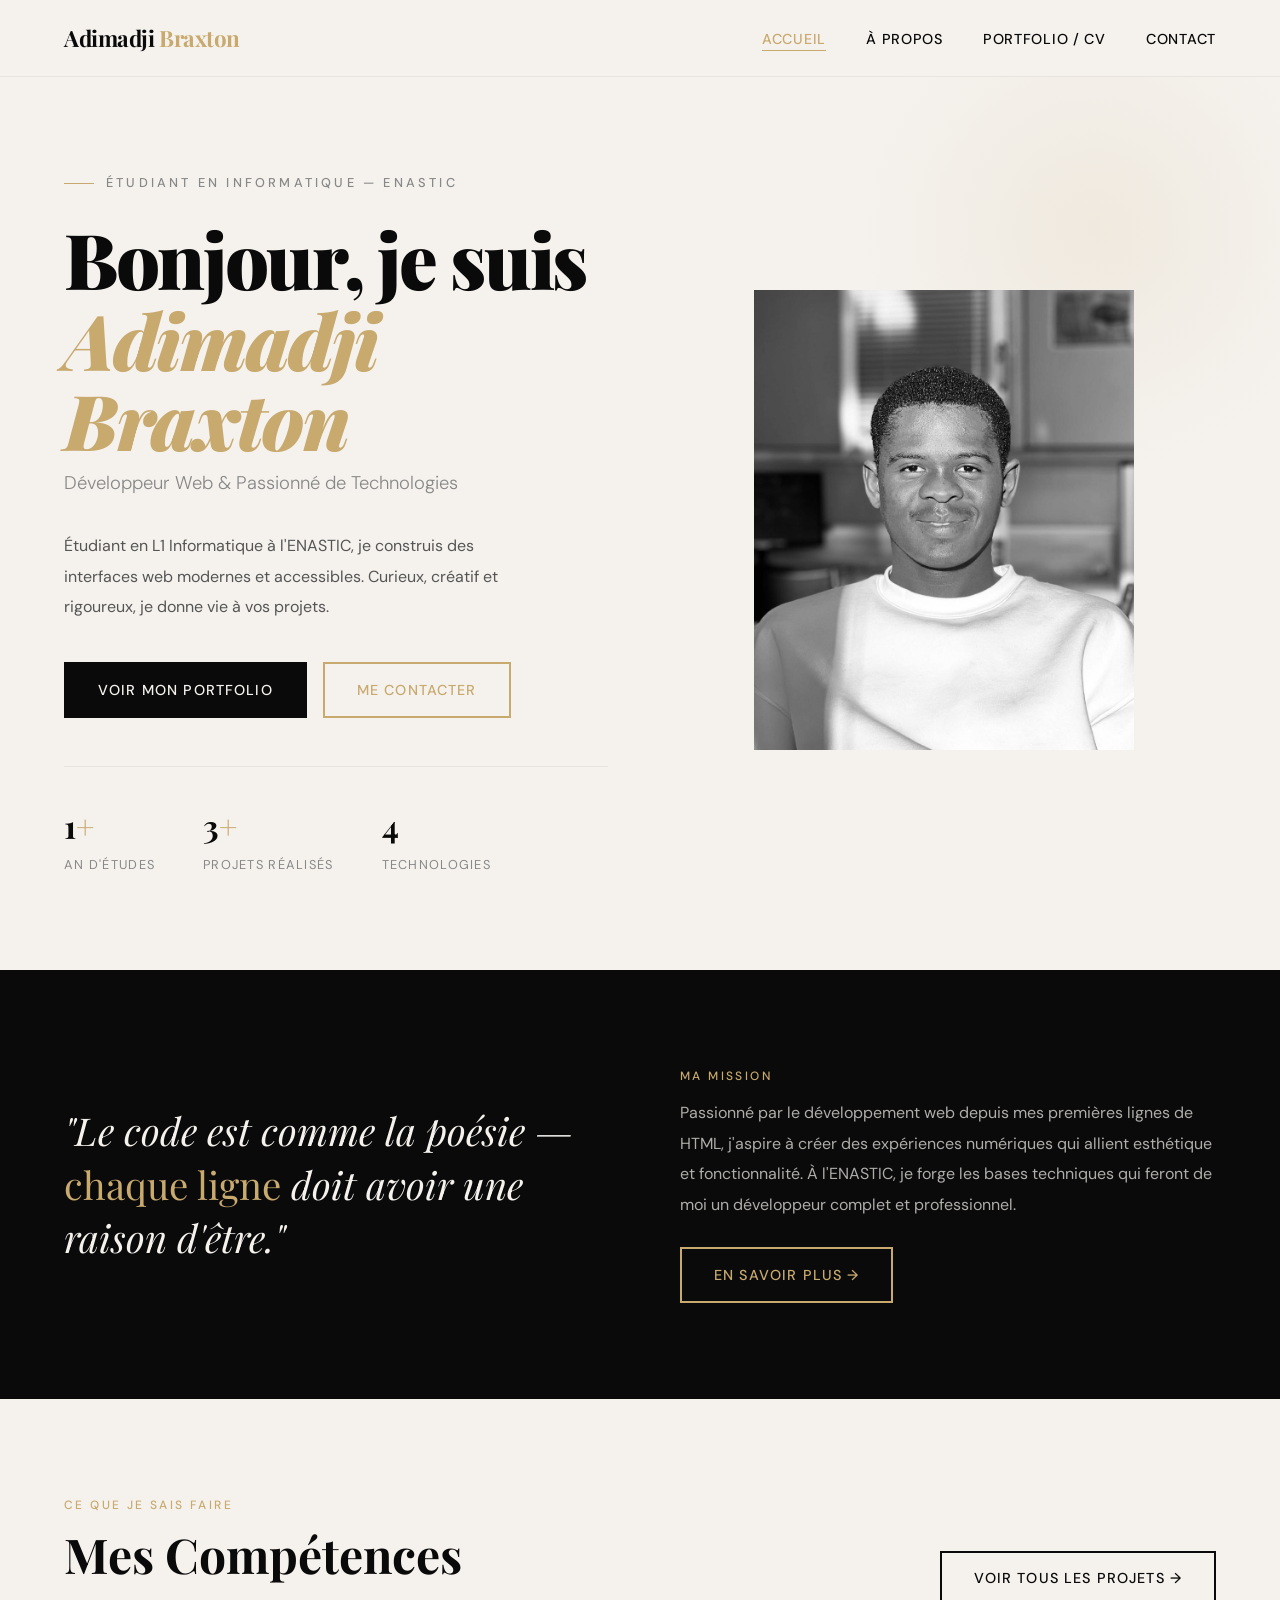
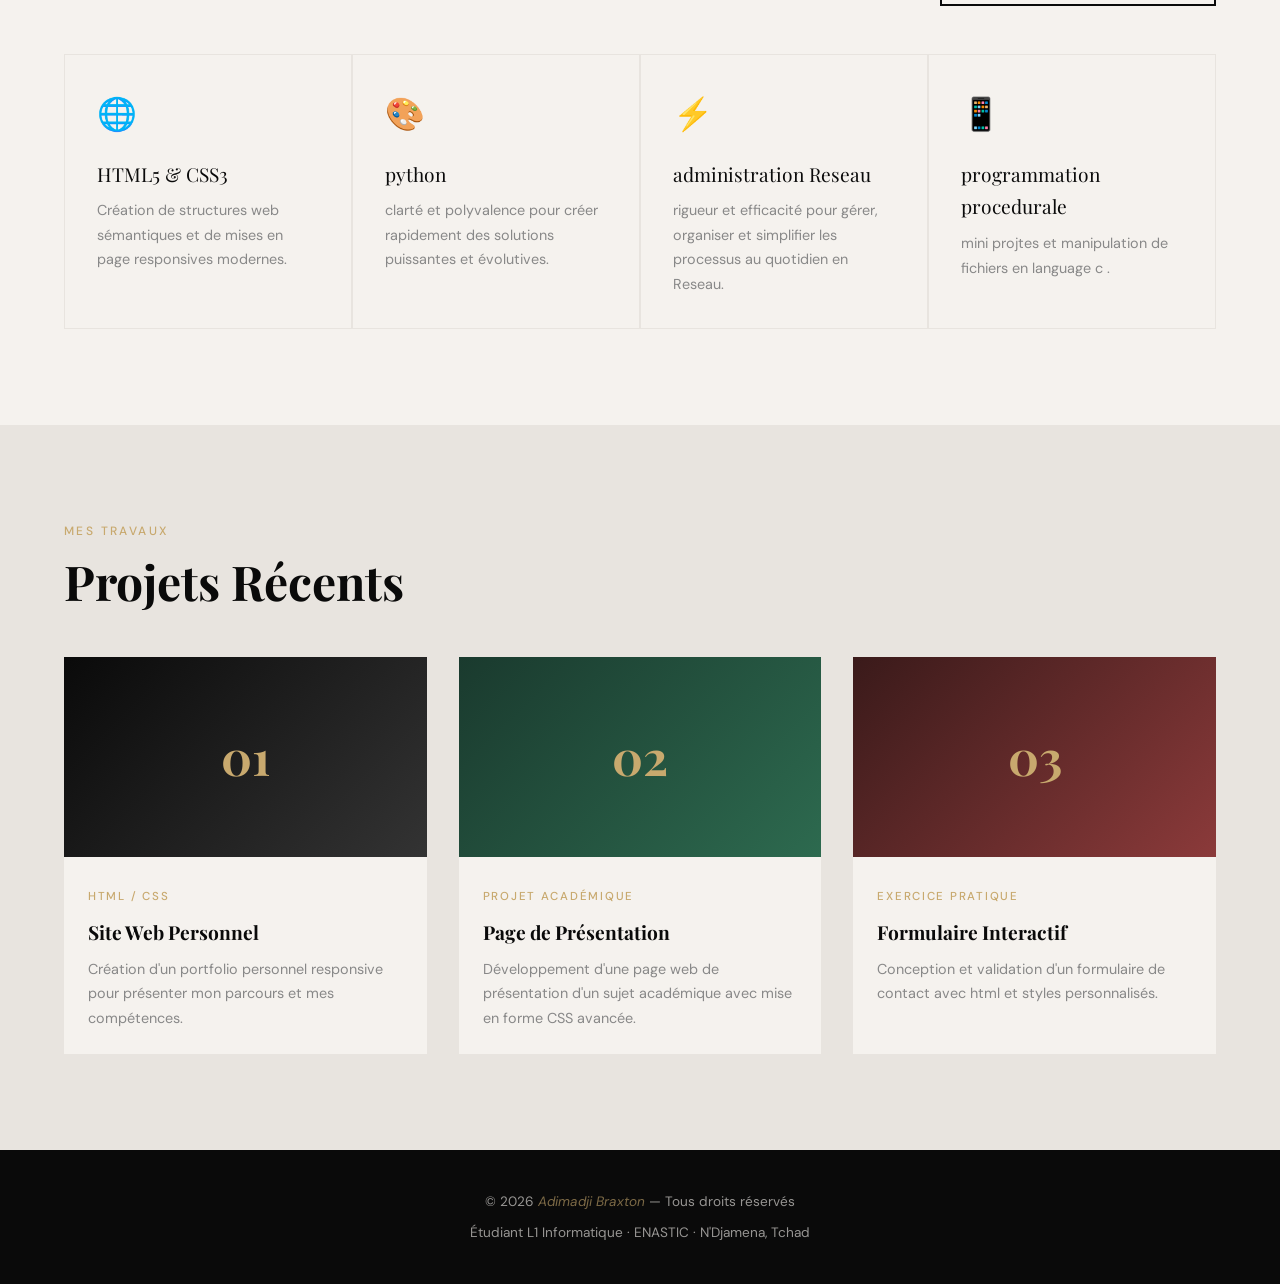
<file: index.html>
<!DOCTYPE html>
<html lang="fr">
<head>
  <meta charset="UTF-8" />
  <meta name="viewport" content="width=device-width, initial-scale=1.0" />
  <title>Braxton — Site Personnel</title>
  <link rel="stylesheet" href="style.css" />
  <style>
    /* ===== HERO ===== */
    .hero {
      min-height: 100vh;
      display: grid;
      grid-template-columns: 1fr 1fr;
      align-items: center;
      padding: 0 5%;
      gap: 4rem;
      position: relative;
      overflow: hidden;
    }

    .hero::before {
      content: '';
      position: absolute;
      top: -10%; right: -5%;
      width: 500px; height: 500px;
      border-radius: 50%;
      background: radial-gradient(circle, rgba(200,169,110,0.12) 0%, transparent 70%);
      pointer-events: none;
    }

    .hero-text { position: relative; z-index: 1; }

    .hero-pre {
      display: inline-flex;
      align-items: center;
      gap: 0.75rem;
      margin-bottom: 1.5rem;
    }

    .hero-pre span {
      font-size: 0.8rem;
      letter-spacing: 0.25em;
      text-transform: uppercase;
      color: var(--gris);
      font-weight: 500;
    }

    .hero-pre::before {
      content: '';
      width: 30px; height: 1px;
      background: var(--accent);
    }

    .hero-name {
      font-family: 'Playfair Display', serif;
      font-size: clamp(3rem, 6vw, 5rem);
      line-height: 1.05;
      font-weight: 900;
      letter-spacing: -0.03em;
      margin-bottom: 0.5rem;
    }

    .hero-name .highlight {
      color: var(--accent);
      font-style: italic;
    }

    .hero-role {
      font-size: 1.15rem;
      color: var(--gris);
      margin-bottom: 2rem;
      font-weight: 300;
    }

    .hero-desc {
      font-size: 1rem;
      color: #555;
      max-width: 450px;
      margin-bottom: 2.5rem;
      line-height: 1.9;
    }

    .hero-cta {
      display: flex;
      gap: 1rem;
      flex-wrap: wrap;
    }

    .hero-image {
      position: relative;
      display: flex;
      justify-content: center;
    }

    .hero-image-frame {
      width: 380px;
      height: 460px;
      background: var(--gris-clair);
      position: relative;
      overflow: hidden;
    }

    .hero-image-frame::after {
      content: '';
      position: absolute;
      bottom: -8px; right: -8px;
      width: 100%; height: 100%;
      border: 2px solid var(--accent);
      z-index: -1;
    }

    .hero-image-frame img {
      width: 100%;
      height: 100%;
      object-fit: cover;
    }

    .hero-image-placeholder {
      width: 100%;
      height: 100%;
      display: flex;
      flex-direction: column;
      align-items: center;
      justify-content: center;
      gap: 1rem;
      color: var(--gris);
      background: linear-gradient(135deg, #e8e4df 0%, #d8d0c8 100%);
    }

    .hero-image-placeholder svg { opacity: 0.4; }
    .hero-image-placeholder p { font-size: 0.85rem; opacity: 0.7; }

    .hero-stats {
      display: flex;
      gap: 3rem;
      margin-top: 3rem;
      padding-top: 2rem;
      border-top: 1px solid var(--gris-clair);
    }

    .stat-num {
      font-family: 'Playfair Display', serif;
      font-size: 2rem;
      font-weight: 700;
      color: var(--noir);
    }

    .stat-num span { color: var(--accent); }

    .stat-label {
      font-size: 0.8rem;
      color: var(--gris);
      text-transform: uppercase;
      letter-spacing: 0.1em;
    }

    /* ===== SECTION INTRO ===== */
    .section-intro {
      padding: 6rem 5%;
      background: var(--noir);
      color: var(--blanc);
      display: grid;
      grid-template-columns: 1fr 1fr;
      gap: 5rem;
      align-items: center;
    }

    .intro-quote {
      font-family: 'Playfair Display', serif;
      font-size: clamp(1.8rem, 3vw, 2.5rem);
      line-height: 1.4;
      font-style: italic;
    }

    .intro-quote em { color: var(--accent); font-style: normal; }

    .intro-text { color: rgba(245,242,238,0.7); line-height: 1.9; }

    /* ===== SECTION COMPÉTENCES ===== */
    .section-skills {
      padding: 6rem 5%;
    }

    .skills-header {
      display: flex;
      justify-content: space-between;
      align-items: flex-end;
      margin-bottom: 3rem;
    }

    .skills-grid {
      display: grid;
      grid-template-columns: repeat(auto-fit, minmax(250px, 1fr));
      gap: 1.5px;
      background: var(--gris-clair);
      border: 1px solid var(--gris-clair);
    }

    .skill-card {
      background: var(--blanc);
      padding: 2rem;
      transition: all var(--transition);
      cursor: default;
    }

    .skill-card:hover {
      background: var(--noir);
      color: var(--blanc);
    }

    .skill-card:hover .skill-icon { color: var(--accent); }
    .skill-card:hover .skill-desc { color: rgba(245,242,238,0.6); }

    .skill-icon {
      font-size: 2rem;
      margin-bottom: 1rem;
      color: var(--accent);
      transition: color var(--transition);
    }

    .skill-name {
      font-family: 'Playfair Display', serif;
      font-size: 1.2rem;
      margin-bottom: 0.5rem;
    }

    .skill-desc {
      font-size: 0.9rem;
      color: var(--gris);
      line-height: 1.7;
      transition: color var(--transition);
    }

    /* ===== SECTION RÉCENTES ===== */
    .section-recent {
      padding: 6rem 5%;
      background: var(--gris-clair);
    }

    .recent-grid {
      display: grid;
      grid-template-columns: 1fr 1fr 1fr;
      gap: 2rem;
      margin-top: 3rem;
    }

    .recent-card {
      background: var(--blanc);
      overflow: hidden;
      transition: transform var(--transition);
    }

    .recent-card:hover { transform: translateY(-6px); }

    .recent-card-img {
      height: 200px;
      background: linear-gradient(135deg, var(--noir) 0%, #333 100%);
      display: flex;
      align-items: center;
      justify-content: center;
      color: var(--accent);
      font-size: 3rem;
      font-family: 'Playfair Display', serif;
      font-weight: 700;
    }

    .recent-card-body { padding: 1.5rem; }

    .recent-tag {
      font-size: 0.72rem;
      letter-spacing: 0.15em;
      text-transform: uppercase;
      color: var(--accent);
      font-weight: 500;
    }

    .recent-title {
      font-family: 'Playfair Display', serif;
      font-size: 1.2rem;
      margin: 0.5rem 0;
    }

    .recent-desc {
      font-size: 0.9rem;
      color: var(--gris);
      line-height: 1.7;
    }

    @media (max-width: 1024px) {
      .hero, .section-intro { grid-template-columns: 1fr; }
      .hero-image { display: none; }
      .recent-grid { grid-template-columns: 1fr 1fr; }
    }

    @media (max-width: 640px) {
      .recent-grid { grid-template-columns: 1fr; }
      .hero-stats { gap: 1.5rem; }
    }
  </style>
</head>
<body>

  <!-- NAVIGATION -->
  <nav>
    <a href="index.html" class="nav-logo">Adimadji <span>Braxton</span></a>
    <ul class="nav-links">
      <li><a href="index.html" class="active">Accueil</a></li>
      <li><a href="apropos.html">À Propos</a></li>
      <li><a href="portfolio.html">Portfolio / CV</a></li>
      <li><a href="contact.html">Contact</a></li>
    </ul>
  </nav>

  <main>

    <!-- SECTION HERO -->
    <section class="hero">
      <div class="hero-text">
        <div class="hero-pre fade-in">
          <span>Étudiant en Informatique — ENASTIC</span>
        </div>
        <h1 class="hero-name fade-in fade-in-delay-1">
          Bonjour, je suis<br>
          <span class="highlight">Adimadji Braxton</span>
        </h1>
        <p class="hero-role fade-in fade-in-delay-2">Développeur Web &amp; Passionné de Technologies</p>
        <p class="hero-desc fade-in fade-in-delay-2">
          Étudiant en L1 Informatique à l'ENASTIC, je construis des interfaces web
          modernes et accessibles. Curieux, créatif et rigoureux, je donne vie à vos projets.
        </p>
        <div class="hero-cta fade-in fade-in-delay-3">
          <a href="portfolio.html" class="btn btn-filled">Voir mon Portfolio</a>
          <a href="contact.html" class="btn btn-accent">Me Contacter</a>
        </div>
        <div class="hero-stats fade-in fade-in-delay-4">
          <div>
            <div class="stat-num">1<span>+</span></div>
            <div class="stat-label">An d'études</div>
          </div>
          <div>
            <div class="stat-num">3<span>+</span></div>
            <div class="stat-label">Projets réalisés</div>
          </div>
          <div>
            <div class="stat-num">4<span></span></div>
            <div class="stat-label">Technologies</div>
          </div>
        </div>
      </div>

      <div class="hero-image fade-in fade-in-delay-2">
        <div class="hero-image-frame">
          <img src="img2.jpeg" alt="Photo de profil"> 
          <div class="hero-image-placeholder">
            <svg width="64" height="64" viewBox="0 0 24 24" fill="none" stroke="currentColor" stroke-width="1">
              <circle cx="12" cy="8" r="4"/><path d="M4 20c0-4 3.6-7 8-7s8 3 8 7"/>
            </svg>
            <p>ma Photo</p>
          </div>
        </div>
      </div>
    </section>

    <!-- SECTION CITATION -->
    <section class="section-intro">
      <div class="intro-quote fade-in">
        "Le code est comme la poésie — <em>chaque ligne</em> doit avoir une raison d'être."
      </div>
      <div>
        <span class="section-tag">Ma Mission</span>
        <p class="intro-text">
          Passionné par le développement web depuis mes premières lignes de HTML,
          j'aspire à créer des expériences numériques qui allient esthétique et fonctionnalité.
          À l'ENASTIC, je forge les bases techniques qui feront de moi un développeur
          complet et professionnel.
        </p>
        <br>
        <a href="apropos.html" class="btn" style="border-color:var(--accent);color:var(--accent);">
          En savoir plus →
        </a>
      </div>
    </section>

    <!-- SECTION COMPÉTENCES -->
    <section class="section-skills">
      <div class="skills-header">
        <div>
          <span class="section-tag">Ce que je sais faire</span>
          <h2 class="section-title">Mes Compétences</h2>
        </div>
        <a href="portfolio.html" class="btn">Voir tous les projets →</a>
      </div>
      <div class="skills-grid">
        <div class="skill-card">
          <div class="skill-icon">🌐</div>
          <div class="skill-name">HTML5 &amp; CSS3</div>
          <p class="skill-desc">Création de structures web sémantiques et de mises en page responsives modernes.</p>
        </div>
        <div class="skill-card">
          <div class="skill-icon">🎨</div>
          <div class="skill-name">python</div>
          <p class="skill-desc">clarté et polyvalence pour créer rapidement des solutions puissantes et évolutives.</p>
        </div>
        <div class="skill-card">
          <div class="skill-icon">⚡</div>
          <div class="skill-name">administration Reseau</div>
          <p class="skill-desc">rigueur et efficacité pour gérer, organiser et simplifier les processus au quotidien en Reseau.</p>
        </div>
        <div class="skill-card">
          <div class="skill-icon">📱</div>
          <div class="skill-name">programmation procedurale</div>
          <p class="skill-desc">mini projtes et manipulation de fichiers en language c .</p>
        </div>
      </div>
    </section>

    <!-- SECTION RÉALISATIONS RÉCENTES -->
    <section class="section-recent">
      <span class="section-tag">Mes travaux</span>
      <h2 class="section-title">Projets Récents</h2>
      <div class="recent-grid">
        <div class="recent-card">
          <div class="recent-card-img">01</div>
          <div class="recent-card-body">
            <span class="recent-tag">HTML / CSS</span>
            <h3 class="recent-title">Site Web Personnel</h3>
            <p class="recent-desc">Création d'un portfolio personnel responsive pour présenter mon parcours et mes compétences.</p>
          </div>
        </div>
        <div class="recent-card">
          <div class="recent-card-img" style="background: linear-gradient(135deg,#1a3a2e,#2d6a4f)">02</div>
          <div class="recent-card-body">
            <span class="recent-tag">Projet Académique</span>
            <h3 class="recent-title">Page de Présentation</h3>
            <p class="recent-desc">Développement d'une page web de présentation d'un sujet académique avec mise en forme CSS avancée.</p>
          </div>
        </div>
        <div class="recent-card">
          <div class="recent-card-img" style="background: linear-gradient(135deg,#3a1a1a,#8b3a3a)">03</div>
          <div class="recent-card-body">
            <span class="recent-tag">Exercice Pratique</span>
            <h3 class="recent-title">Formulaire Interactif</h3>
            <p class="recent-desc">Conception et validation d'un formulaire de contact avec html et styles personnalisés.</p>
          </div>
        </div>
      </div>
    </section>

  </main>

  <footer>
    <p>© 2026 <span class="footer-accent">Adimadji Braxton</span> — Tous droits réservés</p>
    <p style="margin-top:0.5rem;">Étudiant L1 Informatique · ENASTIC · N'Djamena, Tchad</p>
  </footer>

</body>
</html>
</file>
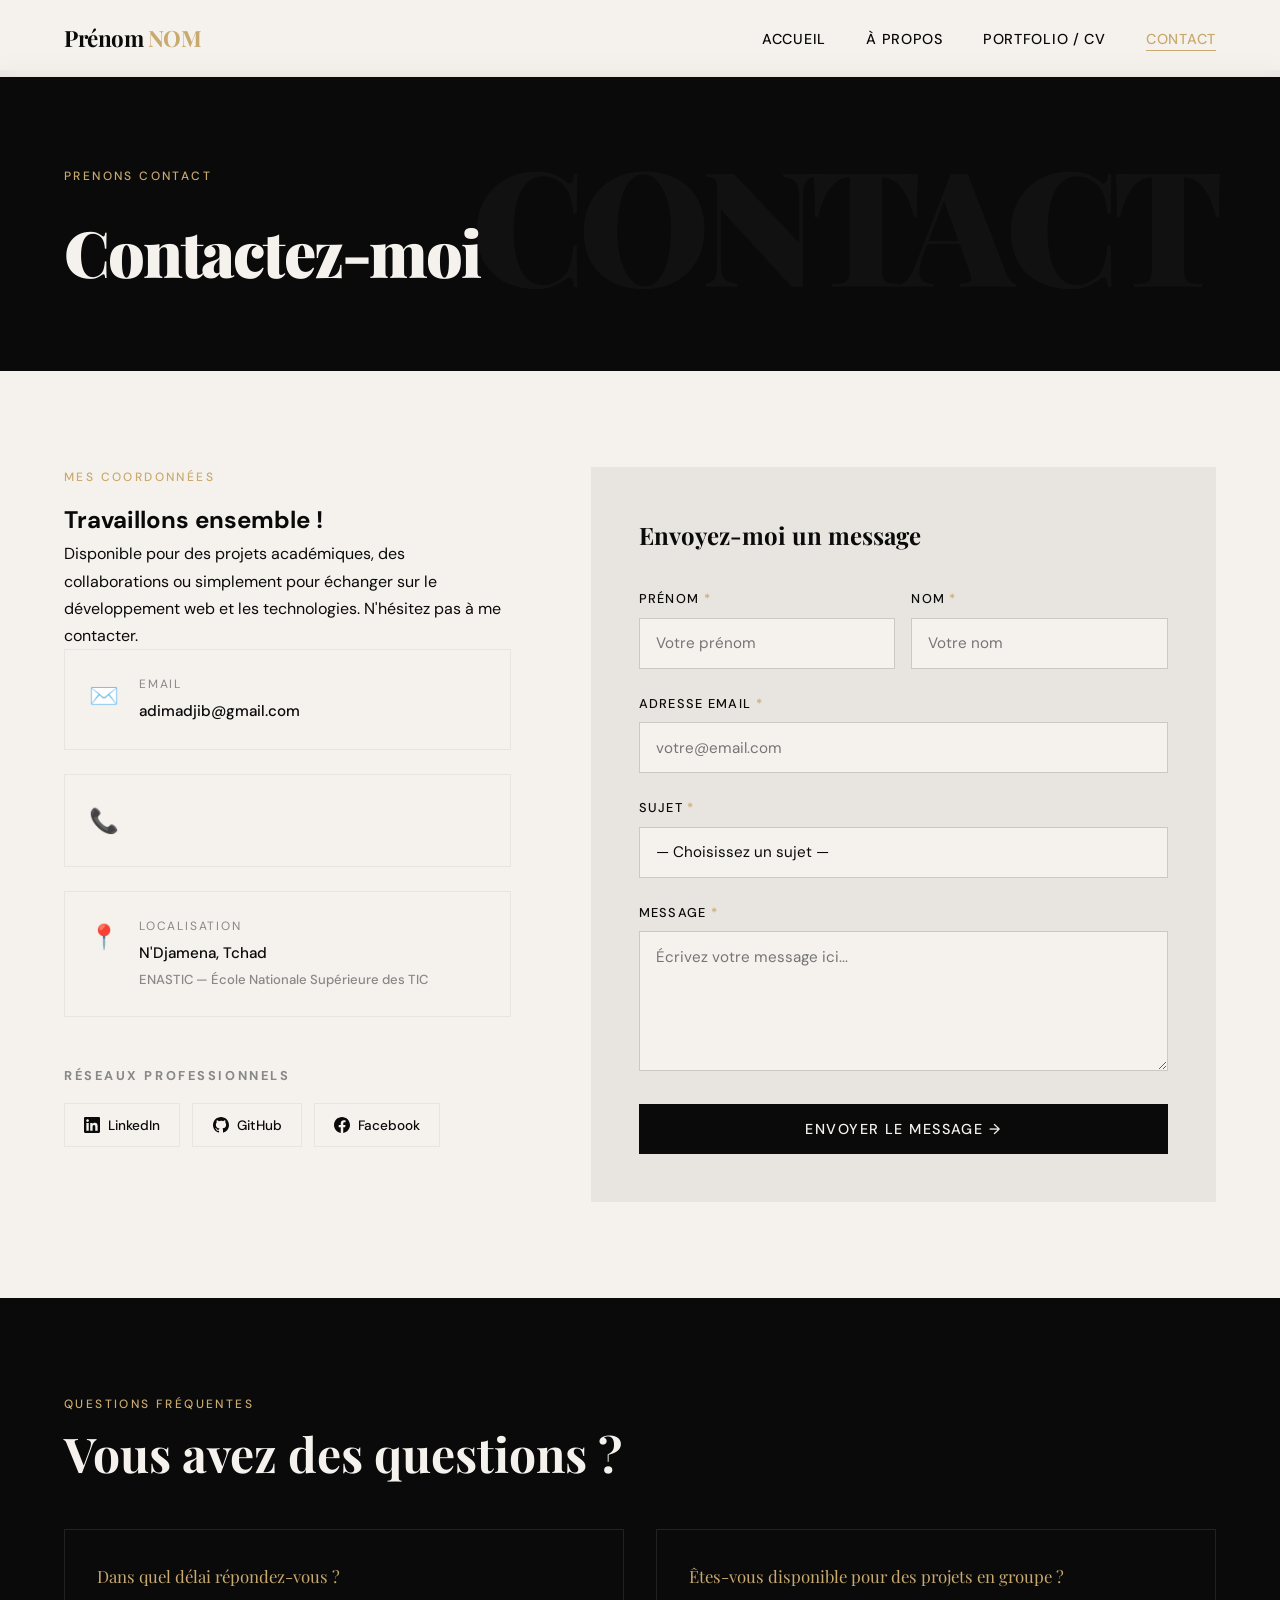
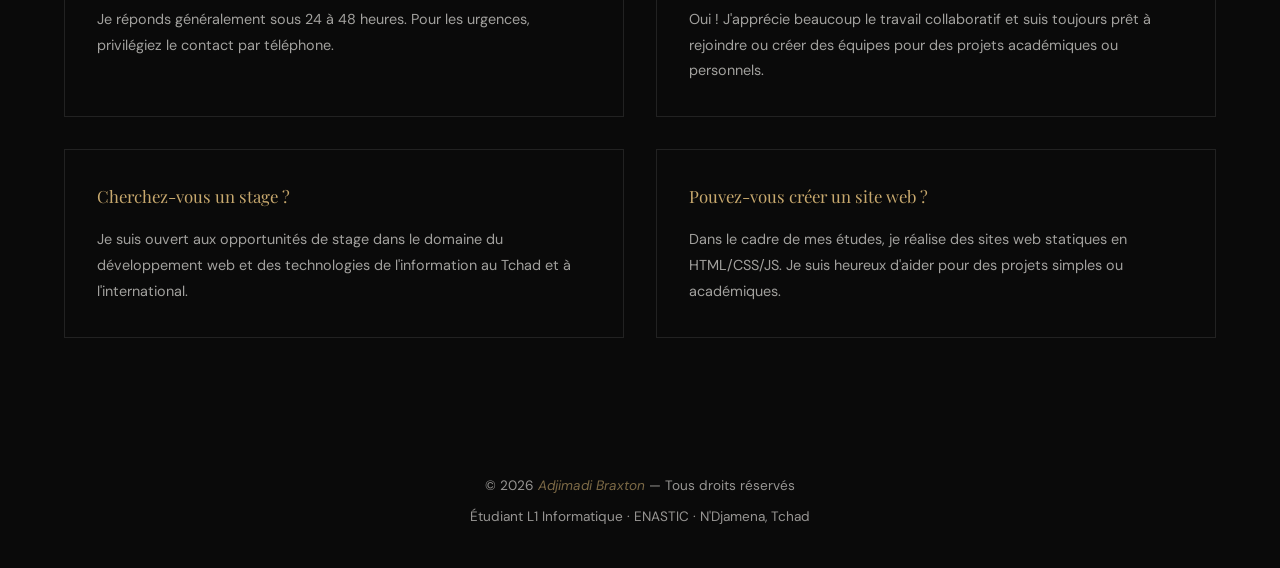
<file: contact.html>
<!DOCTYPE html>
<html lang="fr">
<head>
  <meta charset="UTF-8" />
  <meta name="viewport" content="width=device-width, initial-scale=1.0" />
  <title>Contact — Braxton</title>
  <link rel="stylesheet" href="style.css" />
  <style>
    /* PAGE HEADER */
    .page-header {
      background: var(--noir);
      color: var(--blanc);
      padding: 6rem 5% 4rem;
      position: relative;
      overflow: hidden;
    }

    .page-header::before {
      content: 'CONTACT';
      position: absolute;
      top: 50%; right: 5%;
      transform: translateY(-50%);
      font-family: 'Playfair Display', serif;
      font-size: 10rem;
      font-weight: 900;
      color: rgba(255,255,255,0.03);
      letter-spacing: -0.05em;
      white-space: nowrap;
    }

    .page-header h1 {
      font-family: 'Playfair Display', serif;
      font-size: clamp(2.5rem, 5vw, 4rem);
      font-weight: 900;
      letter-spacing: -0.03em;
    }

    /* SECTION CONTACT PRINCIPALE */
    .section-contact {
      padding: 6rem 5%;
      display: grid;
      grid-template-columns: 1fr 1.4fr;
      gap: 5rem;
      align-items: start;
    }

    /* INFO CONTACT */
    .contact-info h2 {
      font-family: 'Playfair Display', serif;
      font-size: clamp(1.8rem, 3vw, 2.5rem);
      line-height: 1.25;
      margin-bottom: 1.5rem;
    }

    .contact-info p {
      color: var(--gris);
      line-height: 1.9;
      margin-bottom: 3rem;
    }

    .contact-methods {
      display: flex;
      flex-direction: column;
      gap: 1.5rem;
      margin-bottom: 3rem;
    }

    .contact-method {
      display: flex;
      align-items: flex-start;
      gap: 1.25rem;
      padding: 1.5rem;
      border: 1px solid var(--gris-clair);
      transition: all var(--transition);
      text-decoration: none;
      color: inherit;
    }

    .contact-method:hover {
      border-color: var(--accent);
      background: rgba(200,169,110,0.04);
    }

    .contact-method-icon {
      font-size: 1.5rem;
      flex-shrink: 0;
      margin-top: 0.1rem;
    }

    .contact-method-label {
      font-size: 0.75rem;
      letter-spacing: 0.15em;
      text-transform: uppercase;
      color: var(--gris);
      margin-bottom: 0.3rem;
    }

    .contact-method-value {
      font-weight: 500;
      font-size: 0.95rem;
    }

    /* RÉSEAUX SOCIAUX */
    .social-section h3 {
      font-size: 0.8rem;
      letter-spacing: 0.2em;
      text-transform: uppercase;
      color: var(--gris);
      margin-bottom: 1rem;
    }

    .social-links {
      display: flex;
      gap: 0.75rem;
      flex-wrap: wrap;
    }

    .social-link {
      display: flex;
      align-items: center;
      gap: 0.5rem;
      padding: 0.6rem 1.2rem;
      border: 1px solid var(--gris-clair);
      text-decoration: none;
      color: var(--noir);
      font-size: 0.85rem;
      font-weight: 500;
      transition: all var(--transition);
    }

    .social-link:hover {
      background: var(--noir);
      color: var(--blanc);
      border-color: var(--noir);
    }

    /* FORMULAIRE */
    .contact-form-wrap {
      background: var(--gris-clair);
      padding: 3rem;
    }

    .contact-form-wrap h3 {
      font-family: 'Playfair Display', serif;
      font-size: 1.5rem;
      margin-bottom: 2rem;
    }

    .form-group {
      margin-bottom: 1.5rem;
    }

    .form-group label {
      display: block;
      font-size: 0.8rem;
      font-weight: 500;
      letter-spacing: 0.1em;
      text-transform: uppercase;
      margin-bottom: 0.5rem;
      color: var(--noir);
    }

    .form-group label span {
      color: var(--accent);
    }

    .form-group input,
    .form-group textarea,
    .form-group select {
      width: 100%;
      padding: 0.9rem 1rem;
      border: 1px solid #ccc9c3;
      background: var(--blanc);
      font-family: 'DM Sans', sans-serif;
      font-size: 0.95rem;
      color: var(--noir);
      outline: none;
      transition: border-color var(--transition);
      appearance: none;
      -webkit-appearance: none;
    }

    .form-group input:focus,
    .form-group textarea:focus,
    .form-group select:focus {
      border-color: var(--noir);
    }

    .form-group textarea {
      min-height: 140px;
      resize: vertical;
    }

    .form-row {
      display: grid;
      grid-template-columns: 1fr 1fr;
      gap: 1rem;
    }

    .form-submit {
      width: 100%;
      padding: 1rem;
      background: var(--noir);
      color: var(--blanc);
      border: none;
      font-family: 'DM Sans', sans-serif;
      font-size: 0.9rem;
      font-weight: 500;
      letter-spacing: 0.1em;
      text-transform: uppercase;
      cursor: pointer;
      transition: all var(--transition);
    }

    .form-submit:hover { background: var(--accent); }

    .form-success {
      display: none;
      background: rgba(124,154,138,0.15);
      border: 1px solid var(--accent2);
      padding: 1rem 1.5rem;
      margin-bottom: 1.5rem;
      color: var(--accent2);
      font-size: 0.9rem;
    }

    .form-error {
      font-size: 0.78rem;
      color: #c0392b;
      margin-top: 0.3rem;
      display: none;
    }

    /* SECTION FAQ */
    .section-faq {
      padding: 6rem 5%;
      background: var(--noir);
      color: var(--blanc);
    }

    .faq-grid {
      display: grid;
      grid-template-columns: 1fr 1fr;
      gap: 2rem;
      margin-top: 3rem;
    }

    .faq-item {
      padding: 2rem;
      border: 1px solid rgba(245,242,238,0.1);
      transition: border-color var(--transition);
    }

    .faq-item:hover { border-color: var(--accent); }

    .faq-q {
      font-family: 'Playfair Display', serif;
      font-size: 1.05rem;
      margin-bottom: 1rem;
      color: var(--accent);
    }

    .faq-a {
      font-size: 0.9rem;
      color: rgba(245,242,238,0.65);
      line-height: 1.8;
    }

    @media (max-width: 1024px) {
      .section-contact { grid-template-columns: 1fr; }
      .faq-grid { grid-template-columns: 1fr; }
    }

    @media (max-width: 600px) {
      .form-row { grid-template-columns: 1fr; }
      .contact-form-wrap { padding: 2rem 1.5rem; }
    }
  </style>
</head>
<body>

  <nav>
    <a href="index.html" class="nav-logo">Prénom <span>NOM</span></a>
    <ul class="nav-links">
      <li><a href="index.html">Accueil</a></li>
      <li><a href="apropos.html">À Propos</a></li>
      <li><a href="portfolio.html">Portfolio / CV</a></li>
      <li><a href="contact.html" class="active">Contact</a></li>
    </ul>
  </nav>

  <main>

    <!-- EN-TÊTE -->
    <header class="page-header">
      <span class="section-tag fade-in">Prenons contact</span>
      <h1 class="fade-in fade-in-delay-1">Contactez-moi</h1>
    </header>

    <!-- SECTION CONTACT -->
    <section class="section-contact">

      <!-- INFOS -->
      <div class="fade-in">
        <span class="section-tag">Mes coordonnées</span>
        <h2>Travaillons ensemble !</h2>
        <p>
          Disponible pour des projets académiques, des collaborations
          ou simplement pour échanger sur le développement web et les technologies.
          N'hésitez pas à me contacter.
        </p>

        <div class="contact-methods">
          <a href="mailto:votre.email@exemple.com" class="contact-method">
            <div class="contact-method-icon">✉️</div>
            <div>
              <div class="contact-method-label">Email</div>
              <div class="contact-method-value">adimadjib@gmail.com</div>
            </div>
          </a>
          <a href="tel:+23500000000" class="contact-method">
            <div class="contact-method-icon">📞</div>
          </a>
          <div class="contact-method">
            <div class="contact-method-icon">📍</div>
            <div>
              <div class="contact-method-label">Localisation</div>
              <div class="contact-method-value">N'Djamena, Tchad<br>
                <span style="font-size:0.82rem;color:var(--gris)">ENASTIC — École Nationale Supérieure des TIC</span>
              </div>
            </div>
          </div>
        </div>

        <div class="social-section">
          <h3>Réseaux Professionnels</h3>
          <div class="social-links">
            <a href="https://linkedin.com/in/votre-profil" target="_blank" class="social-link">
              <svg width="16" height="16" viewBox="0 0 24 24" fill="currentColor">
                <path d="M20.447 20.452h-3.554v-5.569c0-1.328-.027-3.037-1.852-3.037-1.853 0-2.136 1.445-2.136 2.939v5.667H9.351V9h3.414v1.561h.046c.477-.9 1.637-1.85 3.37-1.85 3.601 0 4.267 2.37 4.267 5.455v6.286zM5.337 7.433c-1.144 0-2.063-.926-2.063-2.065 0-1.138.92-2.063 2.063-2.063 1.14 0 2.064.925 2.064 2.063 0 1.139-.925 2.065-2.064 2.065zm1.782 13.019H3.555V9h3.564v11.452zM22.225 0H1.771C.792 0 0 .774 0 1.729v20.542C0 23.227.792 24 1.771 24h20.451C23.2 24 24 23.227 24 22.271V1.729C24 .774 23.2 0 22.222 0h.003z"/>
              </svg>
              LinkedIn
            </a>
            <a href="https://github.com/votre-pseudo" target="_blank" class="social-link">
              <svg width="16" height="16" viewBox="0 0 24 24" fill="currentColor">
                <path d="M12 0C5.374 0 0 5.373 0 12c0 5.302 3.438 9.8 8.207 11.387.599.111.793-.261.793-.577v-2.234c-3.338.726-4.033-1.416-4.033-1.416-.546-1.387-1.333-1.756-1.333-1.756-1.089-.745.083-.729.083-.729 1.205.084 1.839 1.237 1.839 1.237 1.07 1.834 2.807 1.304 3.492.997.107-.775.418-1.305.762-1.604-2.665-.305-5.467-1.334-5.467-5.931 0-1.311.469-2.381 1.236-3.221-.124-.303-.535-1.524.117-3.176 0 0 1.008-.322 3.301 1.23A11.509 11.509 0 0112 5.803c1.02.005 2.047.138 3.006.404 2.291-1.552 3.297-1.23 3.297-1.23.653 1.653.242 2.874.118 3.176.77.84 1.235 1.911 1.235 3.221 0 4.609-2.807 5.624-5.479 5.921.43.372.823 1.102.823 2.222v3.293c0 .319.192.694.801.576C20.566 21.797 24 17.3 24 12c0-6.627-5.373-12-12-12z"/>
              </svg>
              GitHub
            </a>
            <a href="https://facebook.com/votre-profil" target="_blank" class="social-link">
              <svg width="16" height="16" viewBox="0 0 24 24" fill="currentColor">
                <path d="M24 12.073c0-6.627-5.373-12-12-12s-12 5.373-12 12c0 5.99 4.388 10.954 10.125 11.854v-8.385H7.078v-3.47h3.047V9.43c0-3.007 1.792-4.669 4.533-4.669 1.312 0 2.686.235 2.686.235v2.953H15.83c-1.491 0-1.956.925-1.956 1.874v2.25h3.328l-.532 3.47h-2.796v8.385C19.612 23.027 24 18.062 24 12.073z"/>
              </svg>
              Facebook
            </a>
          </div>
        </div>
      </div>

      <!-- FORMULAIRE -->
      <div class="contact-form-wrap fade-in fade-in-delay-1">
        <h3>Envoyez-moi un message</h3>

        <div class="form-success" id="formSuccess">
          ✅ Votre message a été envoyé avec succès ! Je vous répondrai dans les meilleurs délais.
        </div>

        <form id="contactForm" novalidate>
          <div class="form-row">
            <div class="form-group">
              <label for="prenom">Prénom <span>*</span></label>
              <input type="text" id="prenom" name="prenom" placeholder="Votre prénom" />
              <div class="form-error" id="errPrenom">Ce champ est requis.</div>
            </div>
            <div class="form-group">
              <label for="nom">Nom <span>*</span></label>
              <input type="text" id="nom" name="nom" placeholder="Votre nom" />
              <div class="form-error" id="errNom">Ce champ est requis.</div>
            </div>
          </div>

          <div class="form-group">
            <label for="email">Adresse Email <span>*</span></label>
            <input type="email" id="email" name="email" placeholder="votre@email.com" />
            <div class="form-error" id="errEmail">Veuillez entrer un email valide.</div>
          </div>

          <div class="form-group">
            <label for="sujet">Sujet <span>*</span></label>
            <select id="sujet" name="sujet">
              <option value="">— Choisissez un sujet —</option>
              <option value="collaboration">Proposition de collaboration</option>
              <option value="projet">Projet académique</option>
              <option value="stage">Opportunité de stage</option>
              <option value="autre">Autre</option>
            </select>
            <div class="form-error" id="errSujet">Veuillez choisir un sujet.</div>
          </div>

          <div class="form-group">
            <label for="message">Message <span>*</span></label>
            <textarea id="message" name="message" placeholder="Écrivez votre message ici..."></textarea>
            <div class="form-error" id="errMessage">Le message doit contenir au moins 10 caractères.</div>
          </div>

          <button type="submit" class="form-submit">Envoyer le Message →</button>
        </form>
      </div>

    </section>

    <!-- FAQ -->
    <section class="section-faq">
      <span class="section-tag">Questions fréquentes</span>
      <h2 class="section-title" style="color:var(--blanc)">Vous avez des questions ?</h2>

      <div class="faq-grid">
        <div class="faq-item">
          <div class="faq-q">Dans quel délai répondez-vous ?</div>
          <p class="faq-a">Je réponds généralement sous 24 à 48 heures. Pour les urgences, privilégiez le contact par téléphone.</p>
        </div>
        <div class="faq-item">
          <div class="faq-q">Êtes-vous disponible pour des projets en groupe ?</div>
          <p class="faq-a">Oui ! J'apprécie beaucoup le travail collaboratif et suis toujours prêt à rejoindre ou créer des équipes pour des projets académiques ou personnels.</p>
        </div>
        <div class="faq-item">
          <div class="faq-q">Cherchez-vous un stage ?</div>
          <p class="faq-a">Je suis ouvert aux opportunités de stage dans le domaine du développement web et des technologies de l'information au Tchad et à l'international.</p>
        </div>
        <div class="faq-item">
          <div class="faq-q">Pouvez-vous créer un site web ?</div>
          <p class="faq-a">Dans le cadre de mes études, je réalise des sites web statiques en HTML/CSS/JS. Je suis heureux d'aider pour des projets simples ou académiques.</p>
        </div>
      </div>
    </section>

  </main>

  <footer>
    <p>© 2026 <span class="footer-accent">Adjimadi Braxton</span> — Tous droits réservés</p>
    <p style="margin-top:0.5rem;">Étudiant L1 Informatique · ENASTIC · N'Djamena, Tchad</p>
  </footer>

  <script>
    const form = document.getElementById('contactForm');
    const showError = (id, show) => {
      document.getElementById(id).style.display = show ? 'block' : 'none';
    };

    form.addEventListener('submit', function(e) {
      e.preventDefault();
      let valid = true;

      const prenom = document.getElementById('prenom').value.trim();
      const nom = document.getElementById('nom').value.trim();
      const email = document.getElementById('email').value.trim();
      const sujet = document.getElementById('sujet').value;
      const message = document.getElementById('message').value.trim();

      showError('errPrenom', !prenom); if (!prenom) valid = false;
      showError('errNom', !nom); if (!nom) valid = false;
      showError('errEmail', !email || !/\S+@\S+\.\S+/.test(email)); 
      if (!email || !/\S+@\S+\.\S+/.test(email)) valid = false;
      showError('errSujet', !sujet); if (!sujet) valid = false;
      showError('errMessage', message.length < 10); if (message.length < 10) valid = false;

      if (valid) {
        document.getElementById('formSuccess').style.display = 'block';
        form.reset();
        setTimeout(() => {
          document.getElementById('formSuccess').style.display = 'none';
        }, 5000);
      }
    });
  </script>

</body>
</html>
</file>
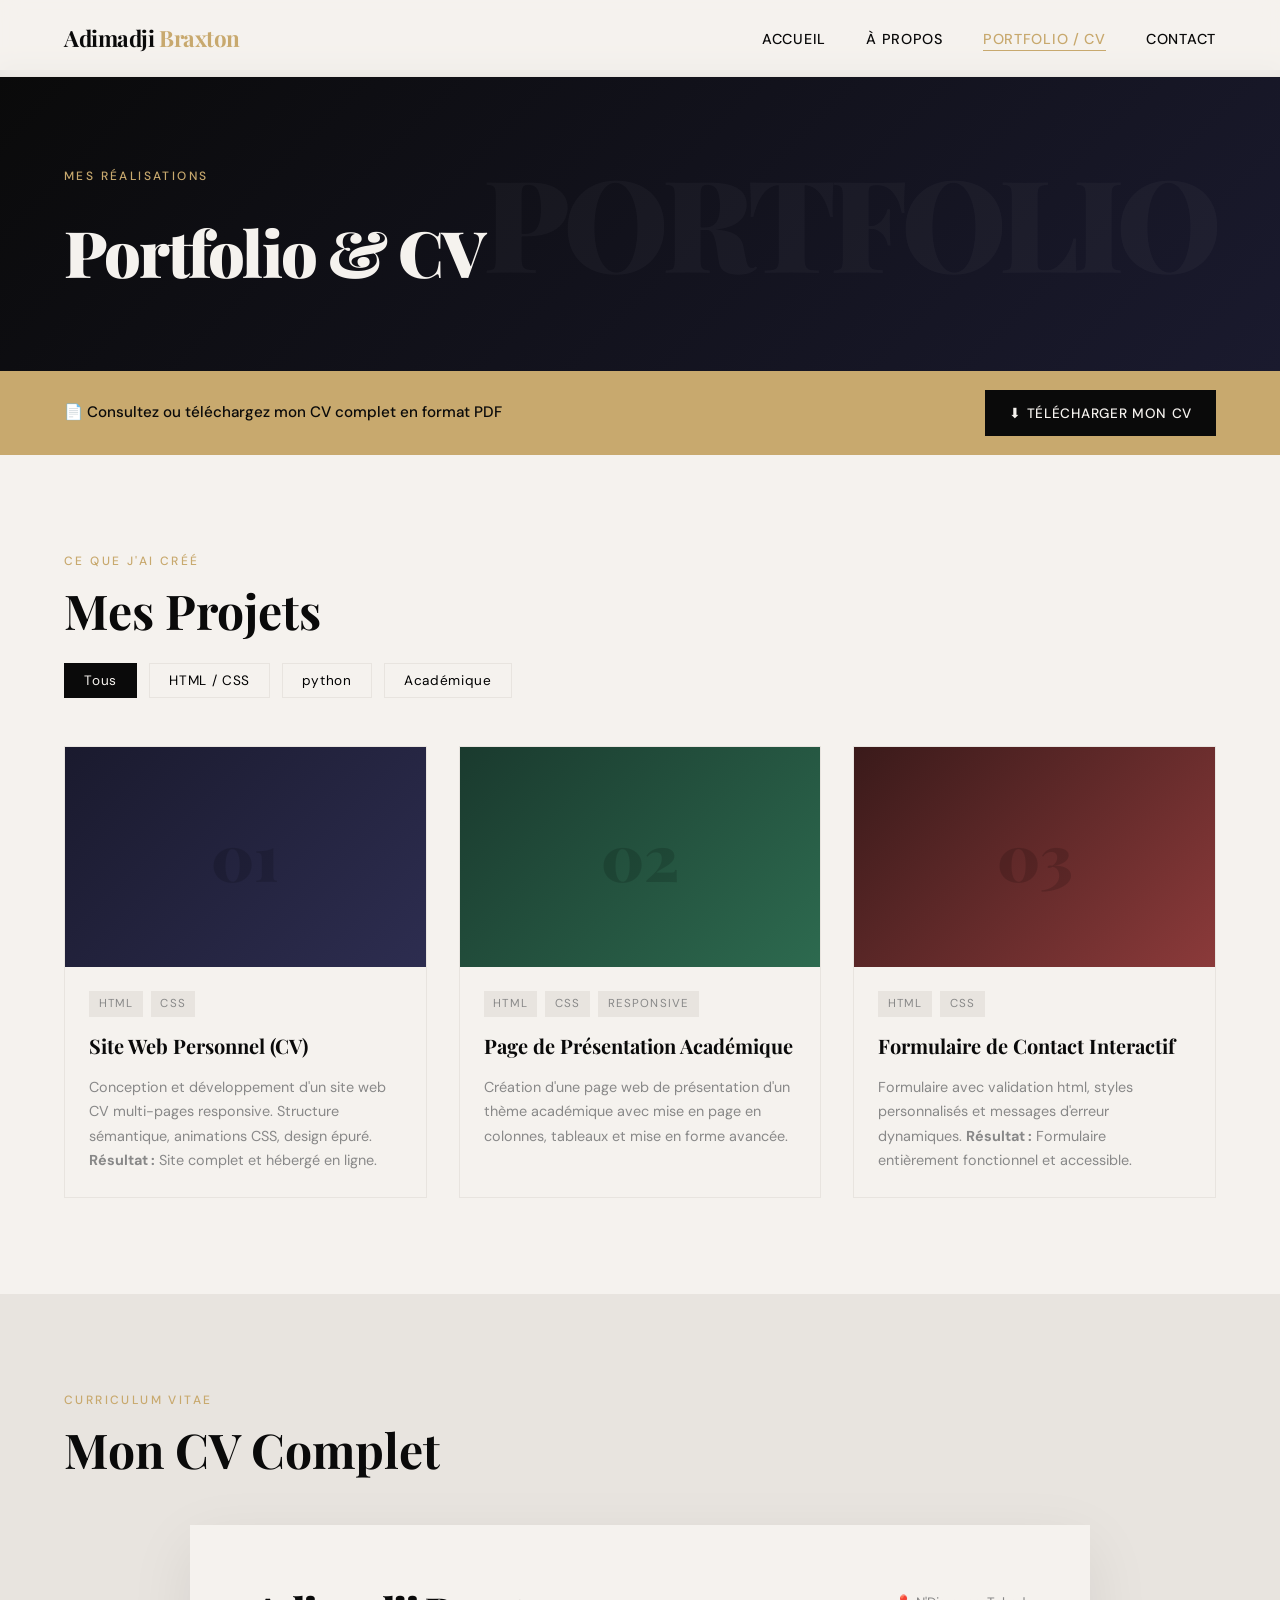
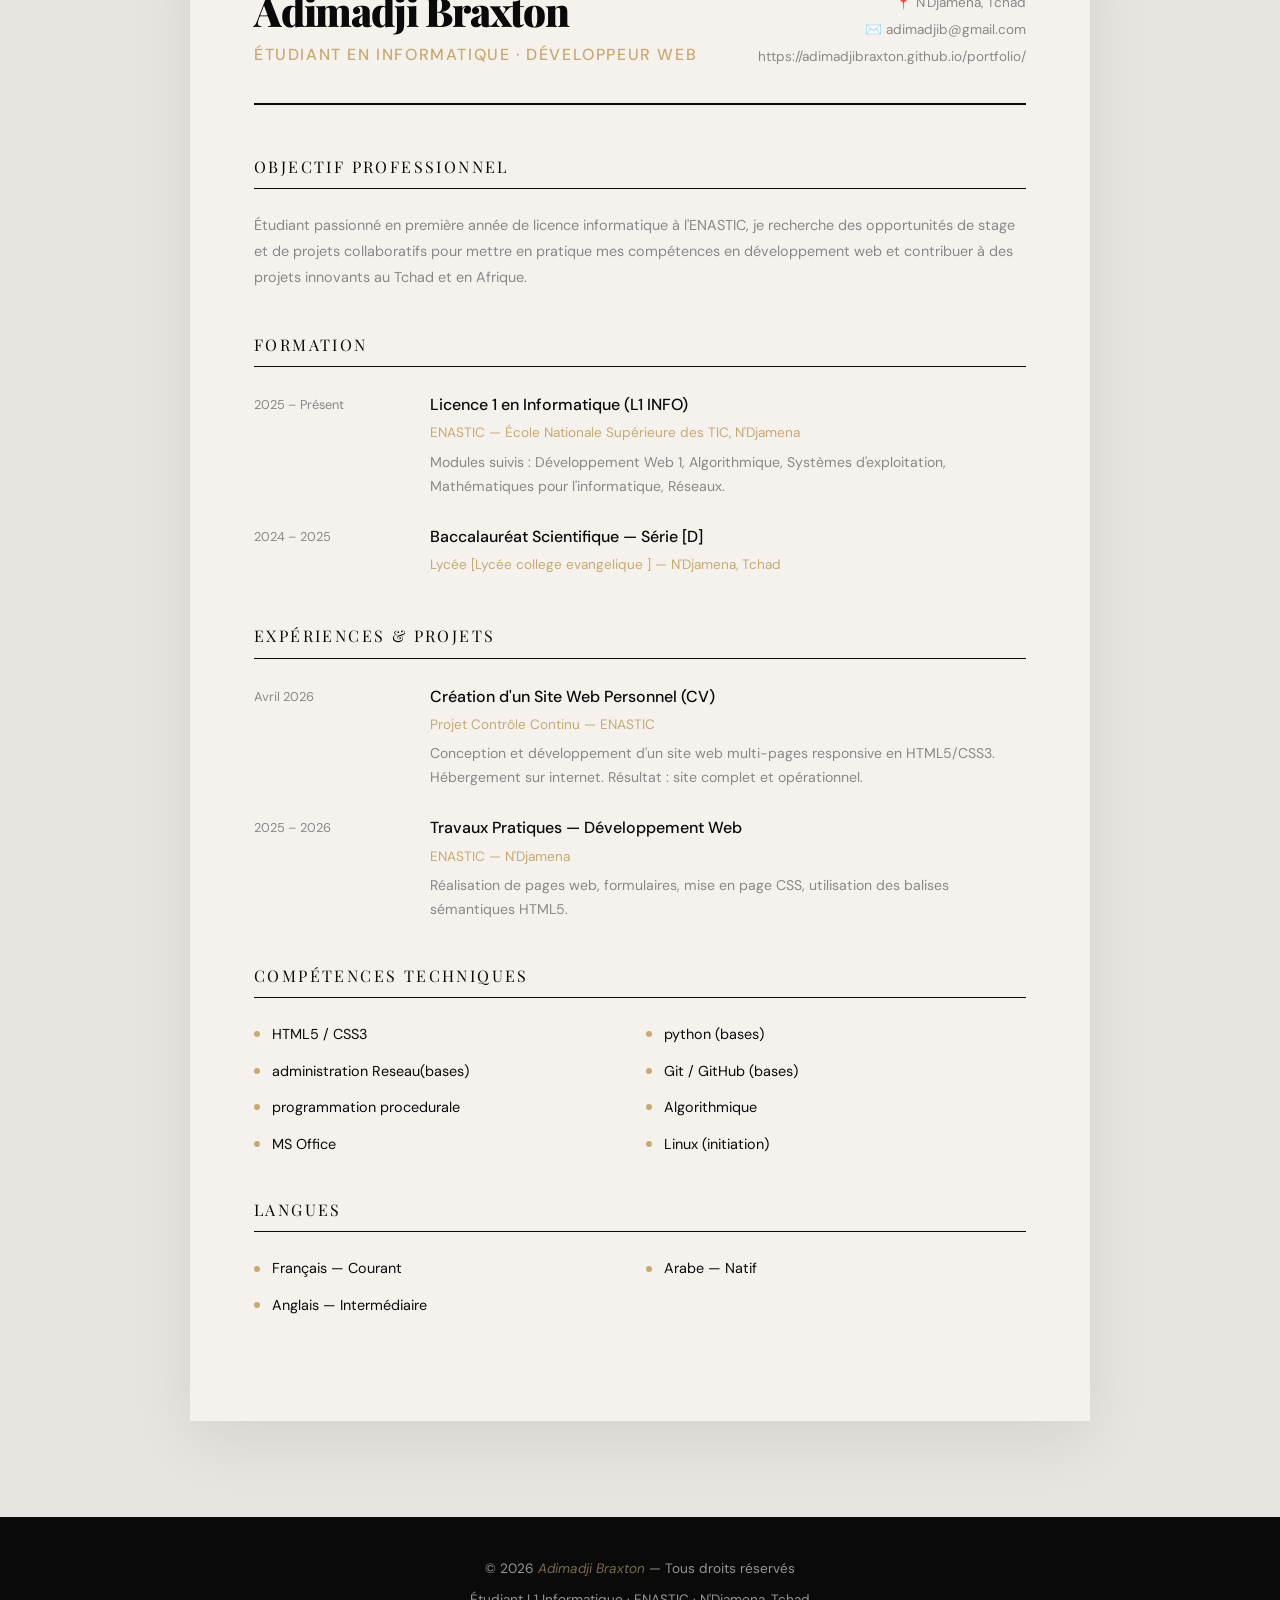
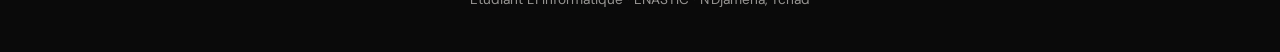
<file: portfolio.html>
<!DOCTYPE html>
<html lang="fr">
<head>
  <meta charset="UTF-8" />
  <meta name="viewport" content="width=device-width, initial-scale=1.0" />
  <title>Portfolio / CV — Braxton</title>
  <link rel="stylesheet" href="style.css" />
  <style>
    /* PAGE HEADER */
    .page-header {
      background: linear-gradient(135deg, var(--noir) 0%, #1a1a2e 100%);
      color: var(--blanc);
      padding: 6rem 5% 4rem;
      position: relative;
      overflow: hidden;
    }

    .page-header::after {
      content: 'PORTFOLIO';
      position: absolute;
      top: 50%; right: 5%;
      transform: translateY(-50%);
      font-family: 'Playfair Display', serif;
      font-size: 8rem;
      font-weight: 900;
      color: rgba(255,255,255,0.03);
      letter-spacing: -0.05em;
      white-space: nowrap;
    }

    .page-header h1 {
      font-family: 'Playfair Display', serif;
      font-size: clamp(2.5rem, 5vw, 4rem);
      font-weight: 900;
      letter-spacing: -0.03em;
    }

    /* SECTION CV DOWNLOAD */
    .cv-download-bar {
      background: var(--accent);
      padding: 1.2rem 5%;
      display: flex;
      align-items: center;
      justify-content: space-between;
      gap: 1rem;
      flex-wrap: wrap;
    }

    .cv-download-bar p {
      font-weight: 500;
      font-size: 0.95rem;
    }

    .cv-download-bar a {
      background: var(--noir);
      color: var(--blanc);
      padding: 0.7rem 1.5rem;
      text-decoration: none;
      font-size: 0.85rem;
      font-weight: 500;
      letter-spacing: 0.05em;
      text-transform: uppercase;
      transition: opacity 0.2s;
    }

    .cv-download-bar a:hover { opacity: 0.8; }

    /* SECTION PROJETS */
    .section-projects {
      padding: 6rem 5%;
    }

    .projects-filter {
      display: flex;
      gap: 0.75rem;
      margin-bottom: 3rem;
      flex-wrap: wrap;
    }

    .filter-btn {
      padding: 0.5rem 1.2rem;
      border: 1px solid var(--gris-clair);
      background: none;
      cursor: pointer;
      font-size: 0.85rem;
      font-family: 'DM Sans', sans-serif;
      transition: all var(--transition);
      letter-spacing: 0.05em;
    }

    .filter-btn.active, .filter-btn:hover {
      background: var(--noir);
      color: var(--blanc);
      border-color: var(--noir);
    }

    .projects-grid {
      display: grid;
      grid-template-columns: repeat(auto-fill, minmax(340px, 1fr));
      gap: 2rem;
    }

    .project-card {
      border: 1px solid var(--gris-clair);
      overflow: hidden;
      transition: all var(--transition);
    }

    .project-card:hover {
      border-color: var(--noir);
      box-shadow: 6px 6px 0 var(--noir);
      transform: translate(-3px, -3px);
    }

    .project-img {
      height: 220px;
      background: var(--gris-clair);
      display: flex;
      align-items: center;
      justify-content: center;
      font-family: 'Playfair Display', serif;
      font-size: 4rem;
      font-weight: 900;
      color: rgba(0,0,0,0.15);
      position: relative;
      overflow: hidden;
    }

    .project-overlay {
      position: absolute;
      inset: 0;
      background: rgba(0,0,0,0.7);
      display: flex;
      align-items: center;
      justify-content: center;
      gap: 1rem;
      opacity: 0;
      transition: opacity var(--transition);
    }

    .project-card:hover .project-overlay { opacity: 1; }

    .project-overlay a {
      color: var(--blanc);
      text-decoration: none;
      border: 1px solid rgba(255,255,255,0.5);
      padding: 0.5rem 1rem;
      font-size: 0.8rem;
      letter-spacing: 0.1em;
      text-transform: uppercase;
      transition: all 0.2s;
    }

    .project-overlay a:hover {
      background: var(--accent);
      border-color: var(--accent);
    }

    .project-body { padding: 1.5rem; }

    .project-tags {
      display: flex;
      gap: 0.5rem;
      flex-wrap: wrap;
      margin-bottom: 0.75rem;
    }

    .project-tag {
      font-size: 0.72rem;
      letter-spacing: 0.1em;
      text-transform: uppercase;
      background: var(--gris-clair);
      padding: 0.2rem 0.6rem;
      color: var(--gris);
    }

    .project-title {
      font-family: 'Playfair Display', serif;
      font-size: 1.25rem;
      margin-bottom: 0.75rem;
    }

    .project-desc {
      font-size: 0.9rem;
      color: var(--gris);
      line-height: 1.7;
    }

    /* SECTION CV COMPLET */
    .section-cv {
      padding: 6rem 5%;
      background: var(--gris-clair);
    }

    .cv-container {
      background: var(--blanc);
      max-width: 900px;
      margin: 3rem auto 0;
      padding: 4rem;
      box-shadow: 0 20px 60px rgba(0,0,0,0.08);
    }

    /* CV HEAD */
    .cv-head {
      display: flex;
      justify-content: space-between;
      align-items: flex-start;
      margin-bottom: 3rem;
      padding-bottom: 2rem;
      border-bottom: 2px solid var(--noir);
      gap: 2rem;
    }

    .cv-name-block h2 {
      font-family: 'Playfair Display', serif;
      font-size: 2.5rem;
      font-weight: 900;
      letter-spacing: -0.03em;
      line-height: 1.1;
    }

    .cv-name-block .cv-role {
      font-size: 1rem;
      color: var(--accent);
      font-weight: 500;
      margin-top: 0.5rem;
      text-transform: uppercase;
      letter-spacing: 0.1em;
    }

    .cv-contact-block {
      text-align: right;
      font-size: 0.85rem;
      color: var(--gris);
      line-height: 2;
    }

    /* CV SECTION */
    .cv-section {
      margin-bottom: 2.5rem;
    }

    .cv-section-title {
      font-family: 'Playfair Display', serif;
      font-size: 1rem;
      text-transform: uppercase;
      letter-spacing: 0.15em;
      border-bottom: 1px solid var(--noir);
      padding-bottom: 0.5rem;
      margin-bottom: 1.5rem;
    }

    .cv-entry {
      display: grid;
      grid-template-columns: 160px 1fr;
      gap: 1rem;
      margin-bottom: 1.5rem;
    }

    .cv-entry-date {
      font-size: 0.8rem;
      color: var(--gris);
      padding-top: 0.2rem;
    }

    .cv-entry-title {
      font-weight: 500;
      margin-bottom: 0.2rem;
    }

    .cv-entry-place {
      font-size: 0.85rem;
      color: var(--accent);
      margin-bottom: 0.4rem;
    }

    .cv-entry-desc {
      font-size: 0.88rem;
      color: var(--gris);
      line-height: 1.7;
    }

    /* Skills CV */
    .cv-skills-grid {
      display: grid;
      grid-template-columns: 1fr 1fr;
      gap: 0.75rem;
    }

    .cv-skill-item {
      display: flex;
      align-items: center;
      gap: 0.75rem;
      font-size: 0.9rem;
    }

    .cv-skill-dot {
      width: 6px; height: 6px;
      border-radius: 50%;
      background: var(--accent);
      flex-shrink: 0;
    }

    @media (max-width: 768px) {
      .cv-container { padding: 2rem 1.5rem; }
      .cv-head { flex-direction: column; }
      .cv-contact-block { text-align: left; }
      .cv-entry { grid-template-columns: 1fr; gap: 0.3rem; }
      .projects-grid { grid-template-columns: 1fr; }
    }
  </style>
</head>
<body>

  <nav>
    <a href="index.html" class="nav-logo">Adimadji <span>Braxton</span></a>
    <ul class="nav-links">
      <li><a href="index.html">Accueil</a></li>
      <li><a href="apropos.html">À Propos</a></li>
      <li><a href="portfolio.html" class="active">Portfolio / CV</a></li>
      <li><a href="contact.html">Contact</a></li>
    </ul>
  </nav>

  <main>

    <header class="page-header">
      <span class="section-tag fade-in">Mes Réalisations</span>
      <h1 class="fade-in fade-in-delay-1">Portfolio &amp; CV</h1>
    </header>

    <!-- BARRE TÉLÉCHARGEMENT CV -->
    <div class="cv-download-bar">
      <p>📄 Consultez ou téléchargez mon CV complet en format PDF</p>
      <a href="cv.pdf" download>⬇ Télécharger mon CV</a>
    </div>

    <!-- PROJETS -->
    <section class="section-projects">
      <span class="section-tag">Ce que j'ai créé</span>
      <h2 class="section-title">Mes Projets</h2>

      <div class="projects-filter">
        <button class="filter-btn active">Tous</button>
        <button class="filter-btn">HTML / CSS</button>
        <button class="filter-btn">python</button>
        <button class="filter-btn">Académique</button>
      </div>

      <div class="projects-grid">

        <article class="project-card fade-in">
          <div class="project-img" style="background: linear-gradient(135deg,#1a1a2e,#2d2d50)">
            <span>01</span>
            <div class="project-overlay">
              <a href="#">Voir le projet</a>
              <a href="#">Code source</a>
            </div>
          </div>
          <div class="project-body">
            <div class="project-tags">
              <span class="project-tag">HTML</span>
              <span class="project-tag">CSS</span>
            </div>
            <h3 class="project-title">Site Web Personnel (CV)</h3>
            <p class="project-desc">
              Conception et développement d'un site web CV multi-pages responsive.
              Structure sémantique, animations CSS, design épuré.
              <strong>Résultat :</strong> Site complet et hébergé en ligne.
            </p>
          </div>
        </article>

        <article class="project-card fade-in fade-in-delay-1">
          <div class="project-img" style="background: linear-gradient(135deg,#1a3a2e,#2d6a4f)">
            <span>02</span>
            <div class="project-overlay">
              <a href="#">Voir le projet</a>
              <a href="#">Code source</a>
            </div>
          </div>
          <div class="project-body">
            <div class="project-tags">
              <span class="project-tag">HTML</span>
              <span class="project-tag">CSS</span>
              <span class="project-tag">Responsive</span>
            </div>
            <h3 class="project-title">Page de Présentation Académique</h3>
            <p class="project-desc">
              Création d'une page web de présentation d'un thème académique avec
              mise en page en colonnes, tableaux et mise en forme avancée.
            </p>
          </div>
        </article>

        <article class="project-card fade-in fade-in-delay-2">
          <div class="project-img" style="background: linear-gradient(135deg,#3a1a1a,#8b3a3a)">
            <span>03</span>
            <div class="project-overlay">
              <a href="#">Voir le projet</a>
              <a href="#">Code source</a>
            </div>
          </div>
          <div class="project-body">
            <div class="project-tags">
              <span class="project-tag">HTML</span>
              <span class="project-tag">CSS</span>
              
            </div>
            <h3 class="project-title">Formulaire de Contact Interactif</h3>
            <p class="project-desc">
              Formulaire avec validation html, styles personnalisés et
              messages d'erreur dynamiques.
              <strong>Résultat :</strong> Formulaire entièrement fonctionnel et accessible.
            </p>
          </div>
        </article>
   </div>

    </section>

    <!-- CV COMPLET -->
    <section class="section-cv" id="cv">
      <span class="section-tag">Curriculum Vitae</span>
      <h2 class="section-title">Mon CV Complet</h2>

      <div class="cv-container fade-in">

        <!-- EN-TÊTE CV -->
        <div class="cv-head">
          <div class="cv-name-block">
            <h2>Adimadji Braxton</h2>
            <div class="cv-role">Étudiant en Informatique · Développeur Web</div>
          </div>
          <div class="cv-contact-block">
            <div>📍 N'Djamena, Tchad</div>
            <div>✉️ adimadjib@gmail.com</div>
            <div>https://adimadjibraxton.github.io/portfolio/</div>
          </div>
        </div>

        <!-- OBJECTIF -->
        <div class="cv-section">
          <div class="cv-section-title">Objectif Professionnel</div>
          <p style="font-size:0.9rem; color:var(--gris); line-height:1.8;">
            Étudiant passionné en première année de licence informatique à l'ENASTIC, 
            je recherche des opportunités de stage et de projets collaboratifs pour 
            mettre en pratique mes compétences en développement web et contribuer à des 
            projets innovants au Tchad et en Afrique.
          </p>
        </div>

        <!-- FORMATION -->
        <div class="cv-section">
          <div class="cv-section-title">Formation</div>
          <div class="cv-entry">
            <div class="cv-entry-date">2025 – Présent</div>
            <div>
              <div class="cv-entry-title">Licence 1 en Informatique (L1 INFO)</div>
              <div class="cv-entry-place">ENASTIC — École Nationale Supérieure des TIC, N'Djamena</div>
              <div class="cv-entry-desc">Modules suivis : Développement Web 1, Algorithmique, Systèmes d'exploitation, Mathématiques pour l'informatique, Réseaux.</div>
            </div>
          </div>
          <div class="cv-entry">
            <div class="cv-entry-date">2024 – 2025</div>
            <div>
              <div class="cv-entry-title">Baccalauréat Scientifique — Série [D]</div>
              <div class="cv-entry-place">Lycée [Lycée college evangelique ] — N'Djamena, Tchad</div>
            </div>
          </div>
        </div>

        <!-- EXPÉRIENCES -->
        <div class="cv-section">
          <div class="cv-section-title">Expériences &amp; Projets</div>
          <div class="cv-entry">
            <div class="cv-entry-date">Avril 2026</div>
            <div>
              <div class="cv-entry-title">Création d'un Site Web Personnel (CV)</div>
              <div class="cv-entry-place">Projet Contrôle Continu — ENASTIC</div>
              <div class="cv-entry-desc">Conception et développement d'un site web multi-pages responsive en HTML5/CSS3. Hébergement sur internet. Résultat : site complet et opérationnel.</div>
            </div>
          </div>
          <div class="cv-entry">
            <div class="cv-entry-date">2025 – 2026</div>
            <div>
              <div class="cv-entry-title">Travaux Pratiques — Développement Web</div>
              <div class="cv-entry-place">ENASTIC — N'Djamena</div>
              <div class="cv-entry-desc">Réalisation de pages web, formulaires, mise en page CSS, utilisation des balises sémantiques HTML5.</div>
            </div>
          </div>
        </div>

        <!-- COMPÉTENCES -->
        <div class="cv-section">
          <div class="cv-section-title">Compétences Techniques</div>
          <div class="cv-skills-grid">
            <div class="cv-skill-item"><span class="cv-skill-dot"></span>HTML5 / CSS3</div>
            <div class="cv-skill-item"><span class="cv-skill-dot"></span>python (bases)</div>
            <div class="cv-skill-item"><span class="cv-skill-dot"></span>administration Reseau(bases)</div>
            <div class="cv-skill-item"><span class="cv-skill-dot"></span>Git / GitHub (bases)</div>
            <div class="cv-skill-item"><span class="cv-skill-dot"></span>programmation procedurale</div>
            <div class="cv-skill-item"><span class="cv-skill-dot"></span>Algorithmique</div>
            <div class="cv-skill-item"><span class="cv-skill-dot"></span>MS Office</div>
            <div class="cv-skill-item"><span class="cv-skill-dot"></span>Linux (initiation)</div>
          </div>
        </div>

        <!-- LANGUES -->
        <div class="cv-section">
          <div class="cv-section-title">Langues</div>
          <div class="cv-skills-grid">
            <div class="cv-skill-item"><span class="cv-skill-dot"></span>Français — Courant</div>
            <div class="cv-skill-item"><span class="cv-skill-dot"></span>Arabe — Natif</div>
            <div class="cv-skill-item"><span class="cv-skill-dot"></span>Anglais — Intermédiaire</div>
          </div>
        </div>

      </div>
    </section>

  </main>

  <footer>
    <p>© 2026 <span class="footer-accent">Adimadji Braxton</span> — Tous droits réservés</p>
    <p style="margin-top:0.5rem;">Étudiant L1 Informatique · ENASTIC · N'Djamena, Tchad</p>
  </footer>

  <script>
    // Filtrage projets (simple)
    const filterBtns = document.querySelectorAll('.filter-btn');
    filterBtns.forEach(btn => {
      btn.addEventListener('click', () => {
        filterBtns.forEach(b => b.classList.remove('active'));
        btn.classList.add('active');
      });
    });
  </script>

</body>
</html>
</file>
<file: style.css>
/* ===== VARIABLES & RESET ===== */
@import url('https://fonts.googleapis.com/css2?family=Playfair+Display:wght@400;700;900&family=DM+Sans:wght@300;400;500&display=swap');

:root {
  --noir: #0a0a0a;
  --blanc: #f5f2ee;
  --accent: #c8a96e;
  --accent2: #7c9a8a;
  --gris: #888;
  --gris-clair: #e8e4df;
  --radius: 4px;
  --transition: 0.35s ease;
}

*, *::before, *::after { margin: 0; padding: 0; box-sizing: border-box; }

html { scroll-behavior: smooth; }

body {
  font-family: 'DM Sans', sans-serif;
  background: var(--blanc);
  color: var(--noir);
  font-size: 16px;
  line-height: 1.7;
  overflow-x: hidden;
}

/* ===== NAVBAR ===== */
nav {
  position: fixed;
  top: 0; left: 0; right: 0;
  z-index: 1000;
  display: flex;
  justify-content: space-between;
  align-items: center;
  padding: 1.2rem 5%;
  background: rgba(245, 242, 238, 0.95);
  backdrop-filter: blur(10px);
  border-bottom: 1px solid var(--gris-clair);
  transition: var(--transition);
}

.nav-logo {
  font-family: 'Playfair Display', serif;
  font-size: 1.4rem;
  font-weight: 700;
  color: var(--noir);
  text-decoration: none;
  letter-spacing: -0.02em;
}

.nav-logo span { color: var(--accent); }

.nav-links {
  display: flex;
  list-style: none;
  gap: 2.5rem;
}

.nav-links a {
  text-decoration: none;
  color: var(--noir);
  font-size: 0.9rem;
  font-weight: 500;
  letter-spacing: 0.05em;
  text-transform: uppercase;
  position: relative;
  transition: color var(--transition);
}

.nav-links a::after {
  content: '';
  position: absolute;
  bottom: -3px; left: 0;
  width: 0; height: 1px;
  background: var(--accent);
  transition: width var(--transition);
}

.nav-links a:hover { color: var(--accent); }
.nav-links a:hover::after, .nav-links a.active::after { width: 100%; }
.nav-links a.active { color: var(--accent); }

/* ===== FOOTER ===== */
footer {
  background: var(--noir);
  color: var(--blanc);
  text-align: center;
  padding: 2.5rem 5%;
}

footer p { font-size: 0.85rem; opacity: 0.6; }
footer .footer-accent { color: var(--accent); font-style: italic; }

/* ===== BOUTONS ===== */
.btn {
  display: inline-block;
  padding: 0.85rem 2rem;
  border: 2px solid var(--noir);
  color: var(--noir);
  text-decoration: none;
  font-weight: 500;
  font-size: 0.9rem;
  letter-spacing: 0.08em;
  text-transform: uppercase;
  transition: all var(--transition);
  cursor: pointer;
  background: transparent;
}

.btn:hover {
  background: var(--noir);
  color: var(--blanc);
}

.btn-accent {
  border-color: var(--accent);
  color: var(--accent);
}

.btn-accent:hover {
  background: var(--accent);
  color: var(--blanc);
}

.btn-filled {
  background: var(--noir);
  color: var(--blanc);
}

.btn-filled:hover {
  background: var(--accent);
  border-color: var(--accent);
}

/* ===== SECTIONS COMMUNES ===== */
.section-tag {
  font-size: 0.75rem;
  letter-spacing: 0.2em;
  text-transform: uppercase;
  color: var(--accent);
  font-weight: 500;
  margin-bottom: 0.75rem;
  display: block;
}

.section-title {
  font-family: 'Playfair Display', serif;
  font-size: clamp(2rem, 4vw, 3rem);
  line-height: 1.15;
  margin-bottom: 1.5rem;
}

.section-subtitle {
  font-size: 1.05rem;
  color: var(--gris);
  max-width: 550px;
  line-height: 1.8;
}

.divider {
  width: 50px;
  height: 2px;
  background: var(--accent);
  margin: 1.5rem 0;
}

/* ===== PAGE MAIN CONTENT ===== */
main { padding-top: 70px; }

/* ===== ANIMATIONS ===== */
.fade-in {
  opacity: 0;
  transform: translateY(25px);
  animation: fadeUp 0.7s forwards;
}

.fade-in-delay-1 { animation-delay: 0.15s; }
.fade-in-delay-2 { animation-delay: 0.3s; }
.fade-in-delay-3 { animation-delay: 0.45s; }
.fade-in-delay-4 { animation-delay: 0.6s; }

@keyframes fadeUp {
  to { opacity: 1; transform: translateY(0); }
}

/* ===== RESPONSIVE ===== */
@media (max-width: 768px) {
  .nav-links { display: none; }
  nav { padding: 1rem 5%; }
}
</file>
